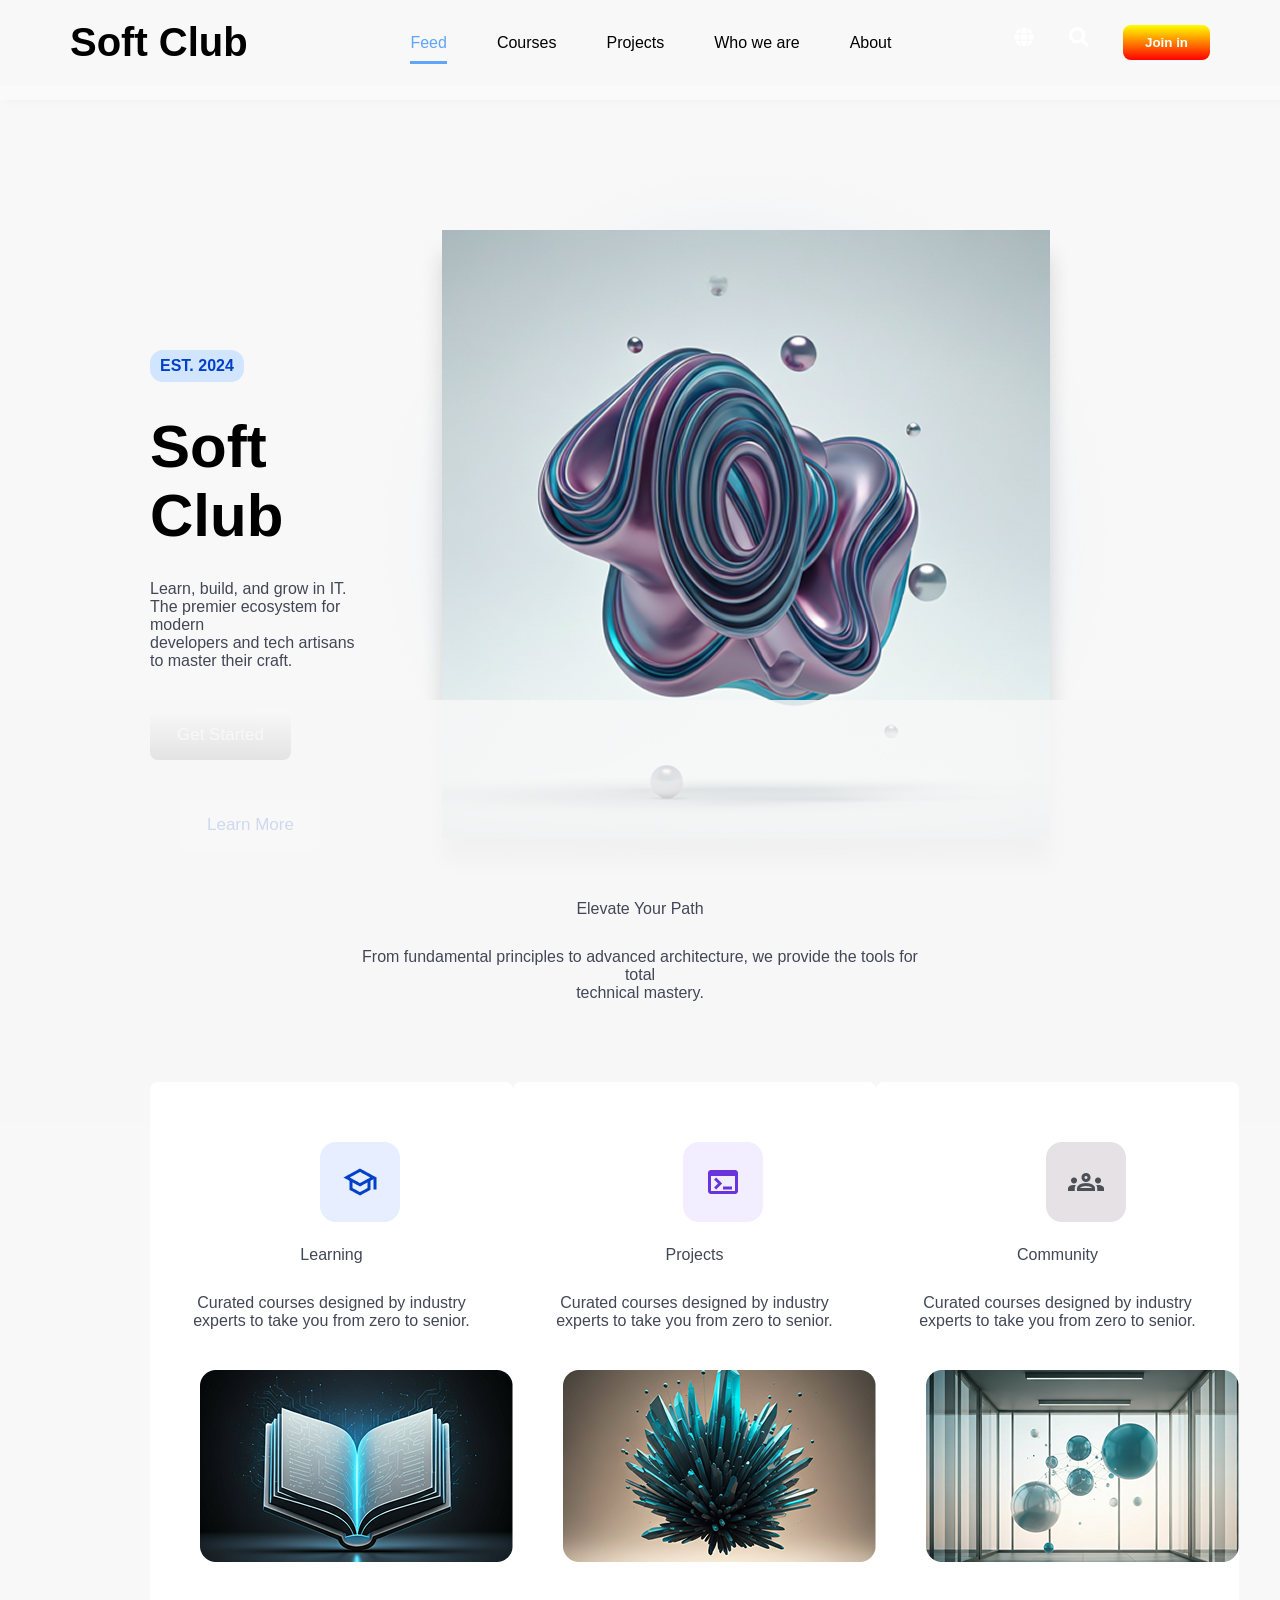
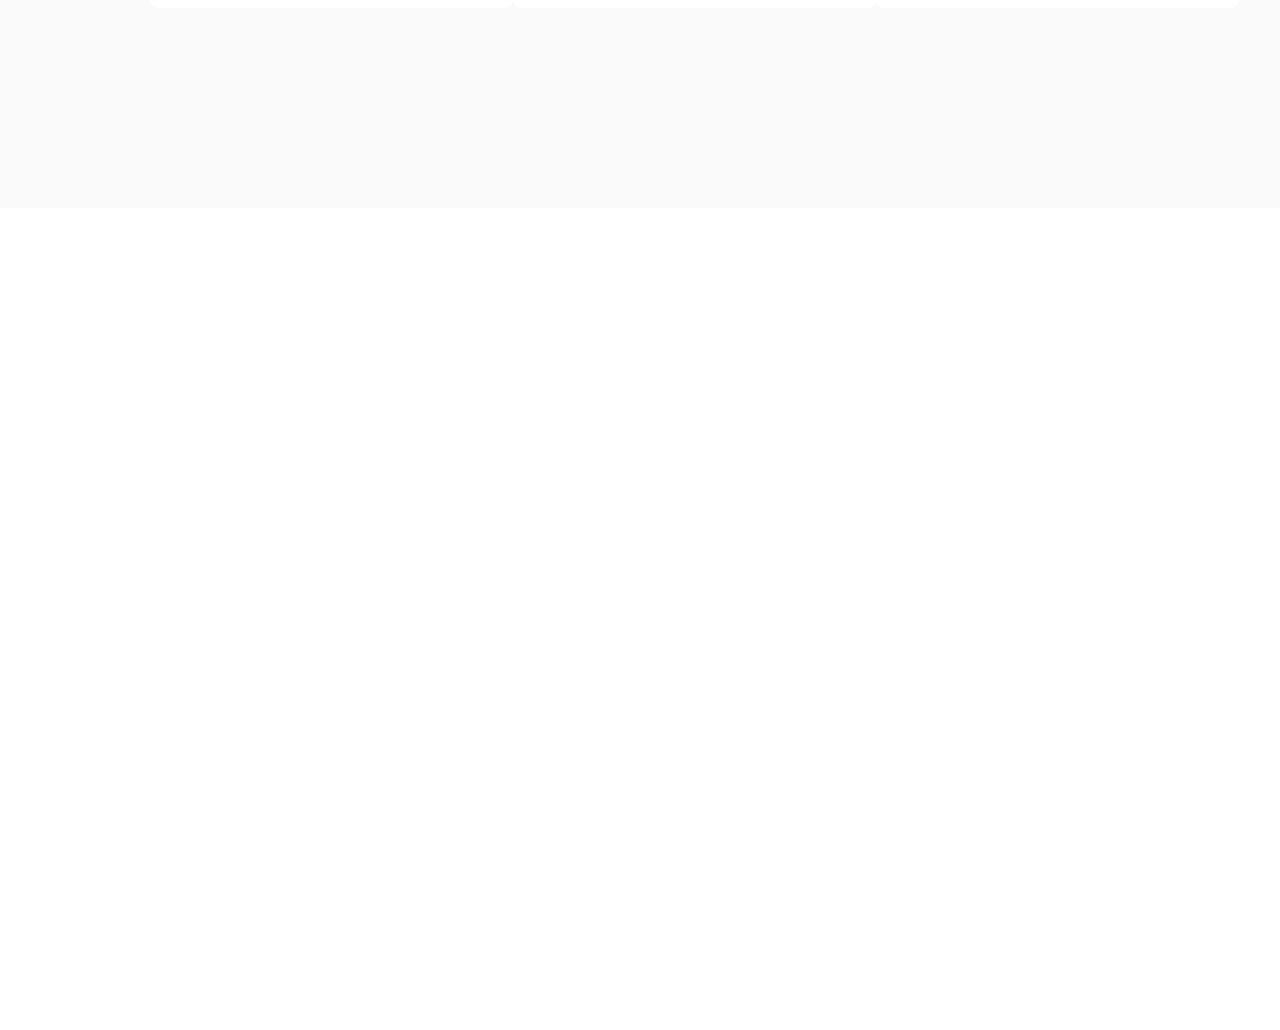
<file: index.html>
<!doctype html>
<html lang="en">
  <head>
    <meta charset="UTF-8" />
    <meta name="viewport" content="width=device-width, initial-scale=1.0" />
    <title>Document</title>
    <link rel="stylesheet" href="./style.css" />
    <link href="https://unpkg.com/aos@2.3.1/dist/aos.css" rel="stylesheet">
  </head>
  <body>
    <header>
      <section class="conteiner1">
        <div class="asist1">
          <div class="flex1">
            <p class="text1">Soft Club</p>

            <div>
              <ul>
                <li><a class="a1" href="">Feed</a></li>
                <li><a href="./page3.html">Courses</a></li>
                <li><a href="./page4.css">Projects</a></li>
                <li><a href="./page5.html">Who we are</a></li>
                <li><a href="./page2.html">About</a></li>
              </ul>
            </div>

            <div class="none">
              <svg
                class="icon1"
                xmlns="http://www.w3.org/2000/svg"
                viewBox="0 0 496 512"
              >
                <!--!Font Awesome Free v5.15.4 by @fontawesome - https://fontawesome.com License - https://fontawesome.com/license/free Copyright 2026 Fonticons, Inc.-->
                <path
                  fill="rgb(255, 255, 255)"
                  d="M336.5 160C322 70.7 287.8 8 248 8s-74 62.7-88.5 152h177zM152 256c0 22.2 1.2 43.5 3.3 64h185.3c2.1-20.5 3.3-41.8 3.3-64s-1.2-43.5-3.3-64H155.3c-2.1 20.5-3.3 41.8-3.3 64zm324.7-96c-28.6-67.9-86.5-120.4-158-141.6 24.4 33.8 41.2 84.7 50 141.6h108zM177.2 18.4C105.8 39.6 47.8 92.1 19.3 160h108c8.7-56.9 25.5-107.8 49.9-141.6zM487.4 192H372.7c2.1 21 3.3 42.5 3.3 64s-1.2 43-3.3 64h114.6c5.5-20.5 8.6-41.8 8.6-64s-3.1-43.5-8.5-64zM120 256c0-21.5 1.2-43 3.3-64H8.6C3.2 212.5 0 233.8 0 256s3.2 43.5 8.6 64h114.6c-2-21-3.2-42.5-3.2-64zm39.5 96c14.5 89.3 48.7 152 88.5 152s74-62.7 88.5-152h-177zm159.3 141.6c71.4-21.2 129.4-73.7 158-141.6h-108c-8.8 56.9-25.6 107.8-50 141.6zM19.3 352c28.6 67.9 86.5 120.4 158 141.6-24.4-33.8-41.2-84.7-50-141.6h-108z"
                />
              </svg>
              <svg
                class="icon2"
                xmlns="http://www.w3.org/2000/svg"
                viewBox="0 0 512 512"
              >
                <!--!Font Awesome Free v5.15.4 by @fontawesome - https://fontawesome.com License - https://fontawesome.com/license/free Copyright 2026 Fonticons, Inc.-->
                <path
                  fill="rgb(255, 255, 255)"
                  d="M505 442.7L405.3 343c-4.5-4.5-10.6-7-17-7H372c27.6-35.3 44-79.7 44-128C416 93.1 322.9 0 208 0S0 93.1 0 208s93.1 208 208 208c48.3 0 92.7-16.4 128-44v16.3c0 6.4 2.5 12.5 7 17l99.7 99.7c9.4 9.4 24.6 9.4 33.9 0l28.3-28.3c9.4-9.4 9.4-24.6.1-34zM208 336c-70.7 0-128-57.2-128-128 0-70.7 57.2-128 128-128 70.7 0 128 57.2 128 128 0 70.7-57.2 128-128 128z"
                />
              </svg>
              <button class="btn1">Join in</button>
            </div>
          </div>
        </div>
      </section>
    </header>

    <main>
      <section class="conteiner2" data-aos="fade-up">
        <div class="asist2">
          <div class="flex2">
            <div>
              <p class="text2">EST. 2024</p>
              <p class="text3">Soft Club</p>
              <p class="text4">
                Learn, build, and grow in IT. The premier ecosystem for modern
                <br />
                developers and tech artisans to master their craft.
              </p>
              <button class="btn2">Get Started</button>
              <button class="btn3">Learn More</button>
            </div>

            <div>
              <img class="img1" src="./Container.png" alt="" />
            </div>
          </div>
        </div>
      </section>

      <section class="conteiner3"  data-aos="fade-right">
        <div class="asist3">
          <p class="text5">Elevate Your Path</p>
          <p class="text6">
            From fundamental principles to advanced architecture, we provide the
            tools for <br />
            total <br />
            technical mastery.
          </p>
          <div class="flex3">
            <div class="knop1">
              <img class="img2" src="./Overlay (2).png" alt="" />
              <p class="text7">Learning</p>
              <p class="text8">
                Curated courses designed by industry <br />
                experts to take you from zero to senior.
              </p>

              <img
                class="img3"
                src="./none1.png"
                alt=""
              />
            </div>

            <div class="knop1">
              <img class="img2" src="./Overlay (3).png" alt="" />
              <p class="text7">Projects</p>
              <p class="text8">
                Curated courses designed by industry <br />
                experts to take you from zero to senior.
              </p>

              <img
                class="img3"
                src="./none2.png"
                alt=""
              />
            </div>

            <div class="knop1">
              <img class="img2" src="./Background (6).png" alt="" />
              <p class="text7">Community</p>
              <p class="text8">
                Curated courses designed by industry <br />
                experts to take you from zero to senior.
              </p>

              <img
                class="img3"
                src="./none3.png"
                alt=""
              />
            </div>
          </div>
        </div>
      </section>


      <section  class="conteiner4"  data-aos="fade-right">
        <div class="asist4">
          <div class="flex4">
            <img class="img4" src="./Overlay+Shadow.png" alt="">
            <div>
              <p>The Space Where Vision Becomes Reality</p>
              <p class="text9">Soft Club isn't just a platform; it's a digital atelier. We've built an environment <br> where the friction of learning is removed, leaving only the pure joy of creation <br> and the serenity of a well-executed project.</p>
              <p class="text10"><img src="./Container (1).png" alt="">24/7 Global Mentorship Access</p>
               <p class="text11"><img src="./Container (1).png" alt="">High-Performance Collaborative Tools</p>
                <p class="text11"><img src="./Container (1).png" alt="">Exclusive Partner Job Boards</p>
            </div>
          </div>
        </div>
      </section>
    </main>

    <footer>
      <section class="conteiner5"  data-aos="fade-right">
        <div class="asist5">
          <div class="flex5">
            <div>
              <p class="text12">Soft Club</p>
              <p class="text13">© 2024 Soft Club. Designed for the craft.</p>
            </div>

            <div>
              <ul>

                    <li><a class="a2" href="">Privacy Police</a></li>
                    <li><a class="a2" href="">Terms of Service</a></li>
                    <li><a class="a2" href="">Community Gulidness</a></li>
                    <li><a class="a2" href="">Support</a></li>
                  <li><a class="a2" href="">GitHuB</a></li>
              </ul>
            </div>
          </div>
        </div>
      </section>
    </footer>
<script src="https://unpkg.com/aos@2.3.1/dist/aos.js"></script>
<script>
  AOS.init();
</script>
    
  </body>
</html>
</file>
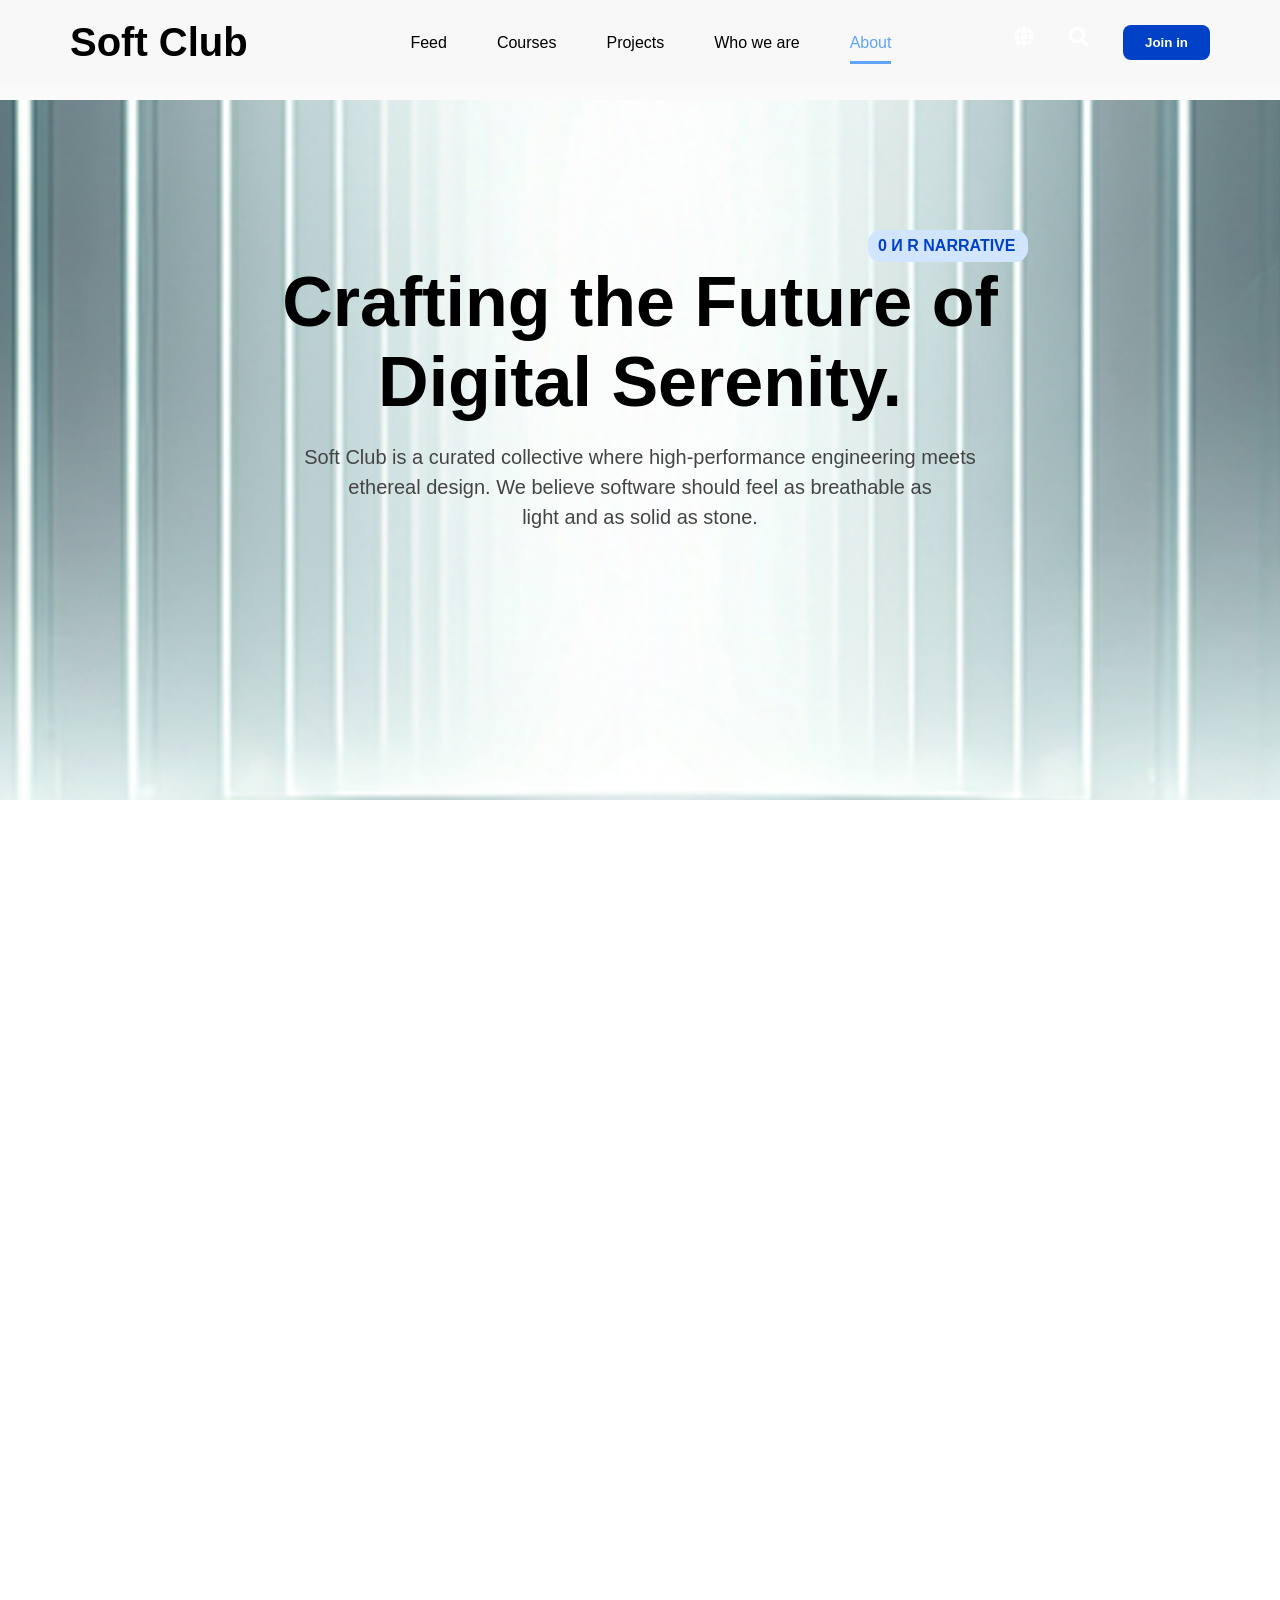
<file: page2.html>
<!DOCTYPE html>
<html lang="en">
<head>
    <meta charset="UTF-8">
    <meta name="viewport" content="width=device-width, initial-scale=1.0">
    <title>Document</title>
    <link rel="stylesheet" href="./page2.css">
     <link href="https://unpkg.com/aos@2.3.1/dist/aos.css" rel="stylesheet">
</head>
<body>
     <header>
      <section class="conteiner1" data-aos="fade-right">
        <div class="asist1">
          <div class="flex1">
            <p class="text1">Soft Club</p>

            <div>
              <ul>
                <li><a href="./index.html">Feed</a></li>
                <li><a href="./page3.html">Courses</a></li>
                <li><a href="./page4.html">Projects</a></li>
                <li><a href="./page5.html">Who we are</a></li>
                <li><a class="a1" href="">About</a></li>
              </ul>
            </div>

            <div class="none">
              <svg
                class="icon1"
                xmlns="http://www.w3.org/2000/svg"
                viewBox="0 0 496 512"
              >
                <!--!Font Awesome Free v5.15.4 by @fontawesome - https://fontawesome.com License - https://fontawesome.com/license/free Copyright 2026 Fonticons, Inc.-->
                <path
                  fill="rgb(255, 255, 255)"
                  d="M336.5 160C322 70.7 287.8 8 248 8s-74 62.7-88.5 152h177zM152 256c0 22.2 1.2 43.5 3.3 64h185.3c2.1-20.5 3.3-41.8 3.3-64s-1.2-43.5-3.3-64H155.3c-2.1 20.5-3.3 41.8-3.3 64zm324.7-96c-28.6-67.9-86.5-120.4-158-141.6 24.4 33.8 41.2 84.7 50 141.6h108zM177.2 18.4C105.8 39.6 47.8 92.1 19.3 160h108c8.7-56.9 25.5-107.8 49.9-141.6zM487.4 192H372.7c2.1 21 3.3 42.5 3.3 64s-1.2 43-3.3 64h114.6c5.5-20.5 8.6-41.8 8.6-64s-3.1-43.5-8.5-64zM120 256c0-21.5 1.2-43 3.3-64H8.6C3.2 212.5 0 233.8 0 256s3.2 43.5 8.6 64h114.6c-2-21-3.2-42.5-3.2-64zm39.5 96c14.5 89.3 48.7 152 88.5 152s74-62.7 88.5-152h-177zm159.3 141.6c71.4-21.2 129.4-73.7 158-141.6h-108c-8.8 56.9-25.6 107.8-50 141.6zM19.3 352c28.6 67.9 86.5 120.4 158 141.6-24.4-33.8-41.2-84.7-50-141.6h-108z"
                />
              </svg>
              <svg
                class="icon2"
                xmlns="http://www.w3.org/2000/svg"
                viewBox="0 0 512 512"
              >
                <!--!Font Awesome Free v5.15.4 by @fontawesome - https://fontawesome.com License - https://fontawesome.com/license/free Copyright 2026 Fonticons, Inc.-->
                <path
                  fill="rgb(255, 255, 255)"
                  d="M505 442.7L405.3 343c-4.5-4.5-10.6-7-17-7H372c27.6-35.3 44-79.7 44-128C416 93.1 322.9 0 208 0S0 93.1 0 208s93.1 208 208 208c48.3 0 92.7-16.4 128-44v16.3c0 6.4 2.5 12.5 7 17l99.7 99.7c9.4 9.4 24.6 9.4 33.9 0l28.3-28.3c9.4-9.4 9.4-24.6.1-34zM208 336c-70.7 0-128-57.2-128-128 0-70.7 57.2-128 128-128 70.7 0 128 57.2 128 128 0 70.7-57.2 128-128 128z"
                />
              </svg>
              <button class="btn1">Join in</button>
            </div>
          </div>
        </div>
      </section>
    </header>

        <main>
            <section class="conteiner2" data-aos="fade-down">
                <div class="asist2">
                            <p class="text2">0 И R NARRATIVE</p>
                            <p class="text3">Crafting the Future of <br> Digital Serenity.</p>
                    <p class="text4">Soft Club is a curated collective where high-performance engineering meets <br> ethereal design. We believe software should feel as  breathable as <br> light and as solid as stone.</p>
                        </div>
            </section>

            <section class="conteiner3" data-aos="fade-right">
              <div class="asist3">
                <div class="flex2">
                    <div class="knop1">
                          <img class="img1" src="./Background (7).png" alt="">
                          <p class="text5">Our Mission</p>
                          <p class="text6">To empower a new generation of creators with tools and a <br> community that prioritizes mental clarity and aesthetic precision. <br> We strip away the noise of the digital age to find the signal of pure <br> craft.</p>
                    </div>

                    <div class="knop2">
                        <img class="img1" src="./Background (8).png" alt="">
                         <p class="text5">The Vision</p>
                         <p class="text6">A world where technology serves as a calm <br> extension of human intent, rather than a <br> distraction from it. We envision software that is <br> felt, not just used.</p>
                      <p class="text90"><span class="text7">10k+</span>Active members worldwide</p>
                        </div>
                </div>

                <div class="knop3">
                  <div class="flex3">
                    <div>
                      <p class="text8">Human-Centric Precision</p>
                      <p class="text9">Every line of code we write and every pixel we place is guided by the principle of <br> serenity. We refuse the cluttered, the frantic, and the generic.</p>
                    </div>

                    <div>
                    <img src="./Background (9).png" alt="">
                      </div>
                      
                  </div>
                </div>
              </div>
            </section>

            <section class="conteiner4" data-aos="fade-right">
              <div class="asist4">
                <div class="flex4">
                  <img class="img3" src="./image copy.png" alt="">

                  <div>
                    <p class="text10">Our Values</p>
                    <p class="text11">Lorem ipsum dolor sit amet consectetur adipisicing elit. <br> Illum quidem magni deserunt ea voluptatem, dignissimos nihil <br> voluptates, et ad consequatur delectus soluta eius saepe excepturi sapiente tempore ut rem? Cum, alias ipsam? Nobis, <br> est ipsam dicta quaerat dolor officiis tenetur!</p>
                  </div>
                  </div>
              </div>
            </section>

            <section class="conteiner5" data-aos="fade-right">
              <div class="asist5">
                <p class="text12">The Architexts</p>
                <div class="flex5">
                  <div>
                    <img src="./Background (10).png" alt="">
                    <p class="text13">Jullian Wance</p>
                    <p class="text14">FOUNDER & DESIGN LEAD</p>
                  </div>

                    <div class="margin">
                    <img src="./Background (11).png" alt="">
                    <p class="text13">Julya Matrinova</p>
                    <p class="text14">FOUNDER & DESIGN LEAD</p>
                  </div>

                    <div class="margin">
                    <img src="./Background (12).png" alt="">
                    <p class="text13">Marcos  Rash</p>
                    <p class="text14">FOUNDER & DESIGN LEAD</p>
                  </div>

                    <div class="margin">
                    <img src="./Background (13).png" alt="">
                    <p class="text13">Jullian Juky</p>
                    <p class="text14">FOUNDER & DESIGN LEAD</p>
                  </div>
                </div>
              </div>
            </section>
        </main>


        <footer>
      <section class="conteiner6" data-aos="fade-right">
        <div class="asist6">
          <div class="flex6">
            <div>
              <p class="text15">Soft Club</p>
              <p class="text16">© 2024 Soft Club. Designed for the craft.</p>
            </div>

            <div>
              <ul>

                    <li><a class="a2" href="">Privacy Police</a></li>
                    <li><a class="a2" href="">Terms of Service</a></li>
                    <li><a class="a2" href="">Community Gulidness</a></li>
                    <li><a class="a2" href="">Support</a></li>
                  <li><a class="a2" href="">GitHub</a></li>
              </ul>
            </div>
          </div>
        </div>
      </section>
    </footer>


    <script src="https://unpkg.com/aos@2.3.1/dist/aos.js"></script>
<script>
  AOS.init();
</script>
</body>
</html>
</file>
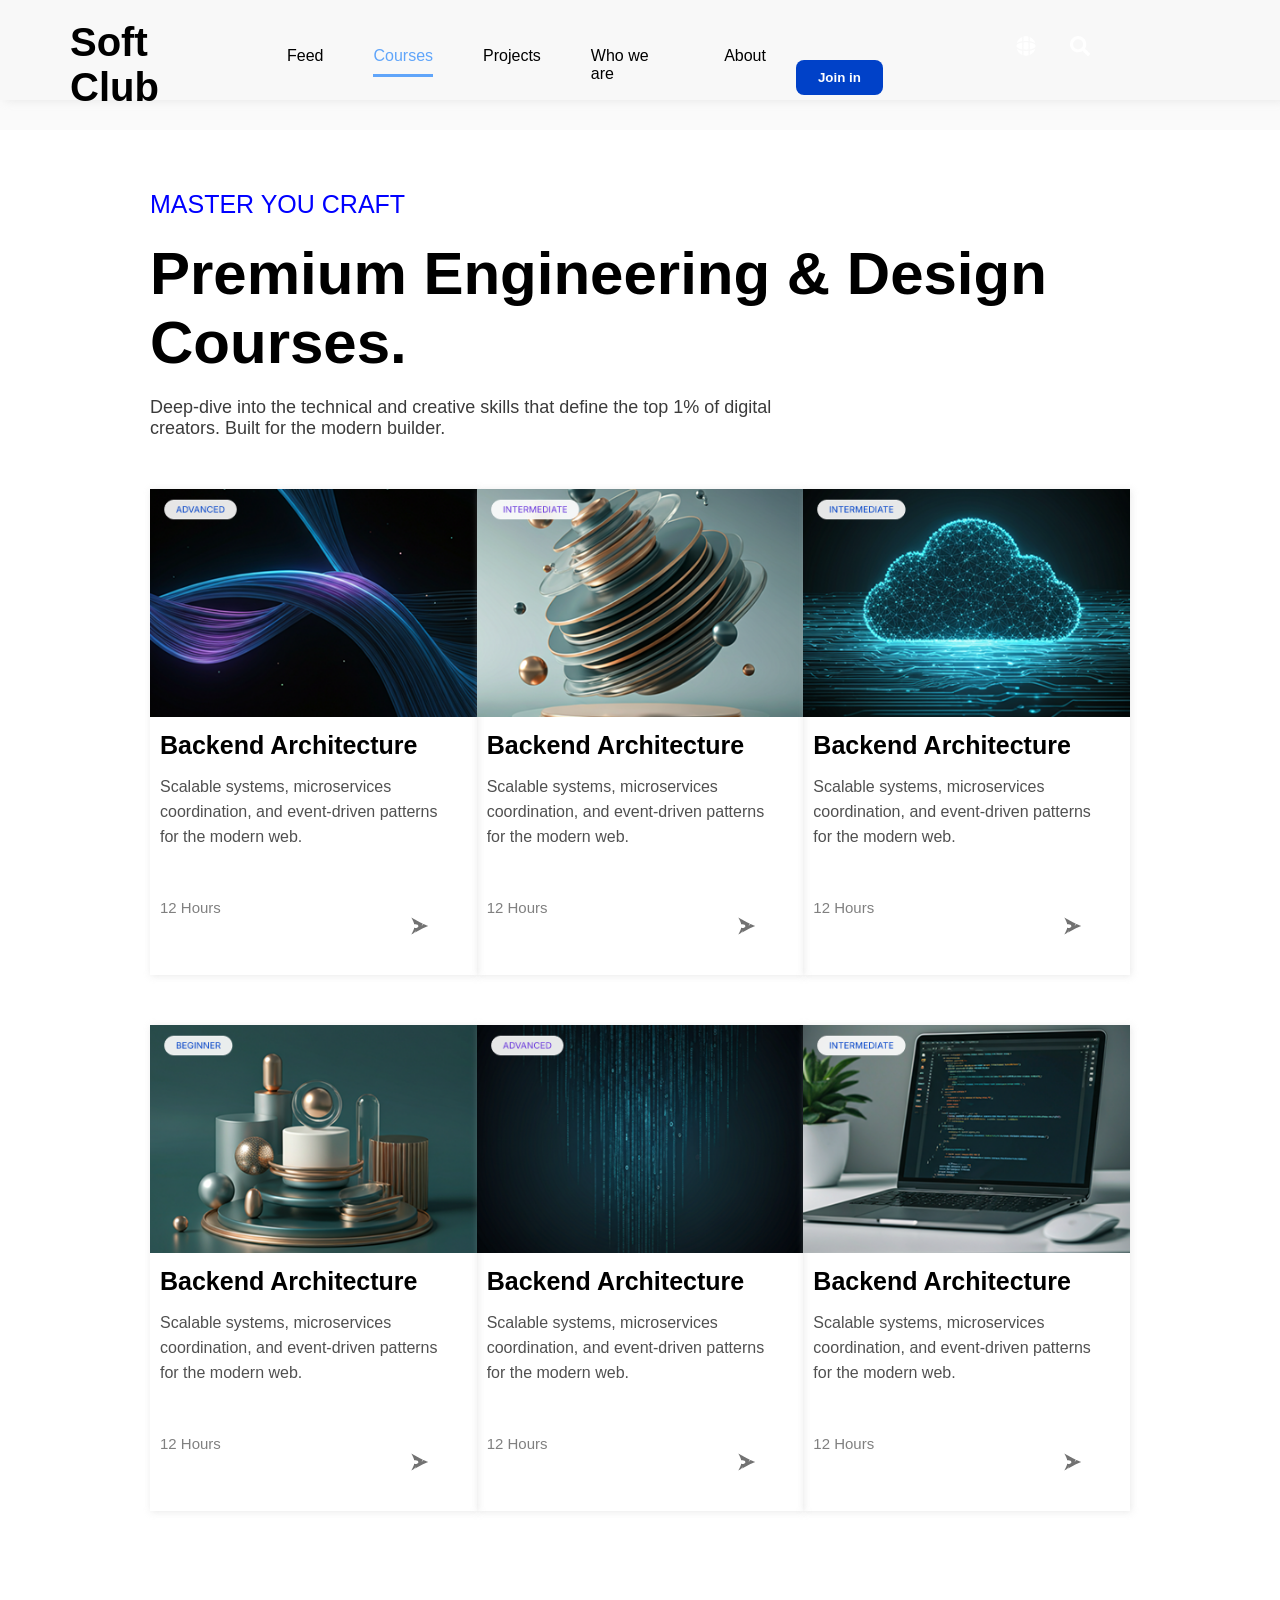
<file: page3.html>
<!doctype html>
<html lang="en">
  <head>
    <meta charset="UTF-8" />
    <meta name="viewport" content="width=device-width, initial-scale=1.0" />
    <title>Document</title>
    <link rel="stylesheet" href="./page3.css" />
     <link href="https://unpkg.com/aos@2.3.1/dist/aos.css" rel="stylesheet">
  </head>
  <body>
    <header>
      <section class="conteiner1"  data-aos="fade-down">
        <div class="asist1">
          <div class="flex1">
            <p class="text1">Soft Club</p>

            <div>
              <ul>
                <li><a href="./index.html">Feed</a></li>
                <li><a class="a1" href="">Courses</a></li>
                <li><a href="./page4.html">Projects</a></li>
                <li><a href="./page5.html">Who we are</a></li>
                <li><a href="./page2.html">About</a></li>
              </ul>
            </div>

            <div class="none">
              <svg
                class="icon1"
                xmlns="http://www.w3.org/2000/svg"
                viewBox="0 0 496 512"
              >
                <!--!Font Awesome Free v5.15.4 by @fontawesome - https://fontawesome.com License - https://fontawesome.com/license/free Copyright 2026 Fonticons, Inc.-->
                <path
                  fill="rgb(255, 255, 255)"
                  d="M336.5 160C322 70.7 287.8 8 248 8s-74 62.7-88.5 152h177zM152 256c0 22.2 1.2 43.5 3.3 64h185.3c2.1-20.5 3.3-41.8 3.3-64s-1.2-43.5-3.3-64H155.3c-2.1 20.5-3.3 41.8-3.3 64zm324.7-96c-28.6-67.9-86.5-120.4-158-141.6 24.4 33.8 41.2 84.7 50 141.6h108zM177.2 18.4C105.8 39.6 47.8 92.1 19.3 160h108c8.7-56.9 25.5-107.8 49.9-141.6zM487.4 192H372.7c2.1 21 3.3 42.5 3.3 64s-1.2 43-3.3 64h114.6c5.5-20.5 8.6-41.8 8.6-64s-3.1-43.5-8.5-64zM120 256c0-21.5 1.2-43 3.3-64H8.6C3.2 212.5 0 233.8 0 256s3.2 43.5 8.6 64h114.6c-2-21-3.2-42.5-3.2-64zm39.5 96c14.5 89.3 48.7 152 88.5 152s74-62.7 88.5-152h-177zm159.3 141.6c71.4-21.2 129.4-73.7 158-141.6h-108c-8.8 56.9-25.6 107.8-50 141.6zM19.3 352c28.6 67.9 86.5 120.4 158 141.6-24.4-33.8-41.2-84.7-50-141.6h-108z"
                />
              </svg>
              <svg
                class="icon2"
                xmlns="http://www.w3.org/2000/svg"
                viewBox="0 0 512 512"
              >
                <!--!Font Awesome Free v5.15.4 by @fontawesome - https://fontawesome.com License - https://fontawesome.com/license/free Copyright 2026 Fonticons, Inc.-->
                <path
                  fill="rgb(255, 255, 255)"
                  d="M505 442.7L405.3 343c-4.5-4.5-10.6-7-17-7H372c27.6-35.3 44-79.7 44-128C416 93.1 322.9 0 208 0S0 93.1 0 208s93.1 208 208 208c48.3 0 92.7-16.4 128-44v16.3c0 6.4 2.5 12.5 7 17l99.7 99.7c9.4 9.4 24.6 9.4 33.9 0l28.3-28.3c9.4-9.4 9.4-24.6.1-34zM208 336c-70.7 0-128-57.2-128-128 0-70.7 57.2-128 128-128 70.7 0 128 57.2 128 128 0 70.7-57.2 128-128 128z"
                />
              </svg>
              <button class="btn1">Join in</button>
            </div>
          </div>
        </div>
      </section>
    </header>

    <main>
      <section class="conteiner2" data-aos="fade-down">
        <div class="asist2">
          <p class="text1222">MASTER YOU CRAFT</p>
          <p class="text2">
            Premium Engineering & Design <br />
            Courses.
          </p>
          <p class="text3">
            Deep-dive into the technical and creative skills that define the top
            1% of digital <br />
            creators. Built for the modern builder.
          </p>

          <div class="flex2">
            <div class="knop1">
              <img class="img1" src="./Container (2).png" alt="" />
              <p class="text4">Backend Architecture</p>
              <p class="text5">
                Scalable systems, microservices <br />
                coordination, and event-driven patterns <br />
                for the modern web.
              </p>
              <p class="text6">
                12 Hours
                <svg
                  class="icon1"
                  xmlns="http://www.w3.org/2000/svg"
                  viewBox="0 0 640 640"
                >
                  <!--!Font Awesome Free v7.2.0 by @fontawesome - https://fontawesome.com License - https://fontawesome.com/license/free Copyright 2026 Fonticons, Inc.-->
                  <path
                    fill="rgb(114, 114, 114)"
                    d="M320.7 56.2C296.6 115.2 282.1 153.9 255.3 211.2C271.7 228.6 291.9 248.8 324.7 271.7C289.5 257.2 265.5 242.8 247.5 227.7C213.2 299.3 159.4 401.2 50.3 597.1C136 547.6 202.5 517.1 264.4 505.5C261.7 494.1 260.3 481.7 260.4 468.8L260.5 466.1C261.9 411.2 290.4 368.9 324.3 371.7C358.2 374.5 384.5 421.5 383.1 476.4C382.8 486.7 381.7 496.6 379.7 505.8C440.9 517.8 506.7 548.2 591.3 597C574.6 566.3 559.7 538.7 545.5 512.3C523.1 494.9 499.8 472.4 452.2 447.9C484.9 456.4 508.5 466.2 526.7 477.2C382.2 208.1 370.5 172.4 320.9 56.1z"
                  />
                </svg>
              </p>
            </div>

            <div class="knop1">
              <img class="img1" src="./Container (3).png" alt="" />
              <p class="text4">Backend Architecture</p>
              <p class="text5">
                Scalable systems, microservices <br />
                coordination, and event-driven patterns <br />
                for the modern web.
              </p>
              <p class="text6">
                12 Hours
                <svg
                  class="icon1"
                  xmlns="http://www.w3.org/2000/svg"
                  viewBox="0 0 640 640"
                >
                  <!--!Font Awesome Free v7.2.0 by @fontawesome - https://fontawesome.com License - https://fontawesome.com/license/free Copyright 2026 Fonticons, Inc.-->
                  <path
                    fill="rgb(114, 114, 114)"
                    d="M320.7 56.2C296.6 115.2 282.1 153.9 255.3 211.2C271.7 228.6 291.9 248.8 324.7 271.7C289.5 257.2 265.5 242.8 247.5 227.7C213.2 299.3 159.4 401.2 50.3 597.1C136 547.6 202.5 517.1 264.4 505.5C261.7 494.1 260.3 481.7 260.4 468.8L260.5 466.1C261.9 411.2 290.4 368.9 324.3 371.7C358.2 374.5 384.5 421.5 383.1 476.4C382.8 486.7 381.7 496.6 379.7 505.8C440.9 517.8 506.7 548.2 591.3 597C574.6 566.3 559.7 538.7 545.5 512.3C523.1 494.9 499.8 472.4 452.2 447.9C484.9 456.4 508.5 466.2 526.7 477.2C382.2 208.1 370.5 172.4 320.9 56.1z"
                  />
                </svg>
              </p>
            </div>

            <div class="knop1">
              <img class="img1" src="./Container (4).png" alt="" />
              <p class="text4">Backend Architecture</p>
              <p class="text5">
                Scalable systems, microservices <br />
                coordination, and event-driven patterns <br />
                for the modern web.
              </p>
              <p class="text6">
                12 Hours
                <svg
                  class="icon1"
                  xmlns="http://www.w3.org/2000/svg"
                  viewBox="0 0 640 640"
                >
                  <!--!Font Awesome Free v7.2.0 by @fontawesome - https://fontawesome.com License - https://fontawesome.com/license/free Copyright 2026 Fonticons, Inc.-->
                  <path
                    fill="rgb(114, 114, 114)"
                    d="M320.7 56.2C296.6 115.2 282.1 153.9 255.3 211.2C271.7 228.6 291.9 248.8 324.7 271.7C289.5 257.2 265.5 242.8 247.5 227.7C213.2 299.3 159.4 401.2 50.3 597.1C136 547.6 202.5 517.1 264.4 505.5C261.7 494.1 260.3 481.7 260.4 468.8L260.5 466.1C261.9 411.2 290.4 368.9 324.3 371.7C358.2 374.5 384.5 421.5 383.1 476.4C382.8 486.7 381.7 496.6 379.7 505.8C440.9 517.8 506.7 548.2 591.3 597C574.6 566.3 559.7 538.7 545.5 512.3C523.1 494.9 499.8 472.4 452.2 447.9C484.9 456.4 508.5 466.2 526.7 477.2C382.2 208.1 370.5 172.4 320.9 56.1z"
                  />
                </svg>
              </p>
            </div>
          </div>

          <div class="flex3">
            <div class="knop1">
              <img class="img1" src="./Container (5).png" alt="" />
              <p class="text4">Backend Architecture</p>
              <p class="text5">
                Scalable systems, microservices <br />
                coordination, and event-driven patterns <br />
                for the modern web.
              </p>
              <p class="text6">
                12 Hours
                <svg
                  class="icon1"
                  xmlns="http://www.w3.org/2000/svg"
                  viewBox="0 0 640 640"
                >
                  <!--!Font Awesome Free v7.2.0 by @fontawesome - https://fontawesome.com License - https://fontawesome.com/license/free Copyright 2026 Fonticons, Inc.-->
                  <path
                    fill="rgb(114, 114, 114)"
                    d="M320.7 56.2C296.6 115.2 282.1 153.9 255.3 211.2C271.7 228.6 291.9 248.8 324.7 271.7C289.5 257.2 265.5 242.8 247.5 227.7C213.2 299.3 159.4 401.2 50.3 597.1C136 547.6 202.5 517.1 264.4 505.5C261.7 494.1 260.3 481.7 260.4 468.8L260.5 466.1C261.9 411.2 290.4 368.9 324.3 371.7C358.2 374.5 384.5 421.5 383.1 476.4C382.8 486.7 381.7 496.6 379.7 505.8C440.9 517.8 506.7 548.2 591.3 597C574.6 566.3 559.7 538.7 545.5 512.3C523.1 494.9 499.8 472.4 452.2 447.9C484.9 456.4 508.5 466.2 526.7 477.2C382.2 208.1 370.5 172.4 320.9 56.1z"
                  />
                </svg>
              </p>
            </div>

            <div class="knop1">
              <img class="img1" src="./Container (6).png" alt="" />
              <p class="text4">Backend Architecture</p>
              <p class="text5">
                Scalable systems, microservices <br />
                coordination, and event-driven patterns <br />
                for the modern web.
              </p>
              <p class="text6">
                12 Hours
                <svg
                  class="icon1"
                  xmlns="http://www.w3.org/2000/svg"
                  viewBox="0 0 640 640"
                >
                  <!--!Font Awesome Free v7.2.0 by @fontawesome - https://fontawesome.com License - https://fontawesome.com/license/free Copyright 2026 Fonticons, Inc.-->
                  <path
                    fill="rgb(114, 114, 114)"
                    d="M320.7 56.2C296.6 115.2 282.1 153.9 255.3 211.2C271.7 228.6 291.9 248.8 324.7 271.7C289.5 257.2 265.5 242.8 247.5 227.7C213.2 299.3 159.4 401.2 50.3 597.1C136 547.6 202.5 517.1 264.4 505.5C261.7 494.1 260.3 481.7 260.4 468.8L260.5 466.1C261.9 411.2 290.4 368.9 324.3 371.7C358.2 374.5 384.5 421.5 383.1 476.4C382.8 486.7 381.7 496.6 379.7 505.8C440.9 517.8 506.7 548.2 591.3 597C574.6 566.3 559.7 538.7 545.5 512.3C523.1 494.9 499.8 472.4 452.2 447.9C484.9 456.4 508.5 466.2 526.7 477.2C382.2 208.1 370.5 172.4 320.9 56.1z"
                  />
                </svg>
              </p>
            </div>

            <div class="knop1">
              <img class="img1" src="./Container (7).png" alt="" />
              <p class="text4">Backend Architecture</p>
              <p class="text5">
                Scalable systems, microservices <br />
                coordination, and event-driven patterns <br />
                for the modern web.
              </p>
              <p class="text6">
                12 Hours
                <svg
                  class="icon1"
                  xmlns="http://www.w3.org/2000/svg"
                  viewBox="0 0 640 640"
                >
                  <!--!Font Awesome Free v7.2.0 by @fontawesome - https://fontawesome.com License - https://fontawesome.com/license/free Copyright 2026 Fonticons, Inc.-->
                  <path
                    fill="rgb(114, 114, 114)"
                    d="M320.7 56.2C296.6 115.2 282.1 153.9 255.3 211.2C271.7 228.6 291.9 248.8 324.7 271.7C289.5 257.2 265.5 242.8 247.5 227.7C213.2 299.3 159.4 401.2 50.3 597.1C136 547.6 202.5 517.1 264.4 505.5C261.7 494.1 260.3 481.7 260.4 468.8L260.5 466.1C261.9 411.2 290.4 368.9 324.3 371.7C358.2 374.5 384.5 421.5 383.1 476.4C382.8 486.7 381.7 496.6 379.7 505.8C440.9 517.8 506.7 548.2 591.3 597C574.6 566.3 559.7 538.7 545.5 512.3C523.1 494.9 499.8 472.4 452.2 447.9C484.9 456.4 508.5 466.2 526.7 477.2C382.2 208.1 370.5 172.4 320.9 56.1z"
                  />
                </svg>
              </p>
            </div>
          </div>
        </div>
      </section>
    </main>

     <footer>
      <section class="conteiner5" data-aos="fade-down">
        <div class="asist5">
          <div class="flex5">
            <div>
              <p class="text12">Soft Club</p>
              <p class="text13">© 2024 Soft Club. Designed for the craft.</p>
            </div>

            <div>
              <ul>

                    <li><a class="a2" href="">Privacy Police</a></li>
                    <li><a class="a2" href="">Terms of Service</a></li>
                    <li><a class="a2" href="">Community Gulidness</a></li>
                    <li><a class="a2" href="">Support</a></li>
                  <li><a class="a2" href="">GitHub</a></li>
              </ul>
            </div>
          </div>
        </div>
      </section>
    </footer>
  
    <script src="https://unpkg.com/aos@2.3.1/dist/aos.js"></script>
<script>
  AOS.init();
</script>
  </body>
</html>
</file>
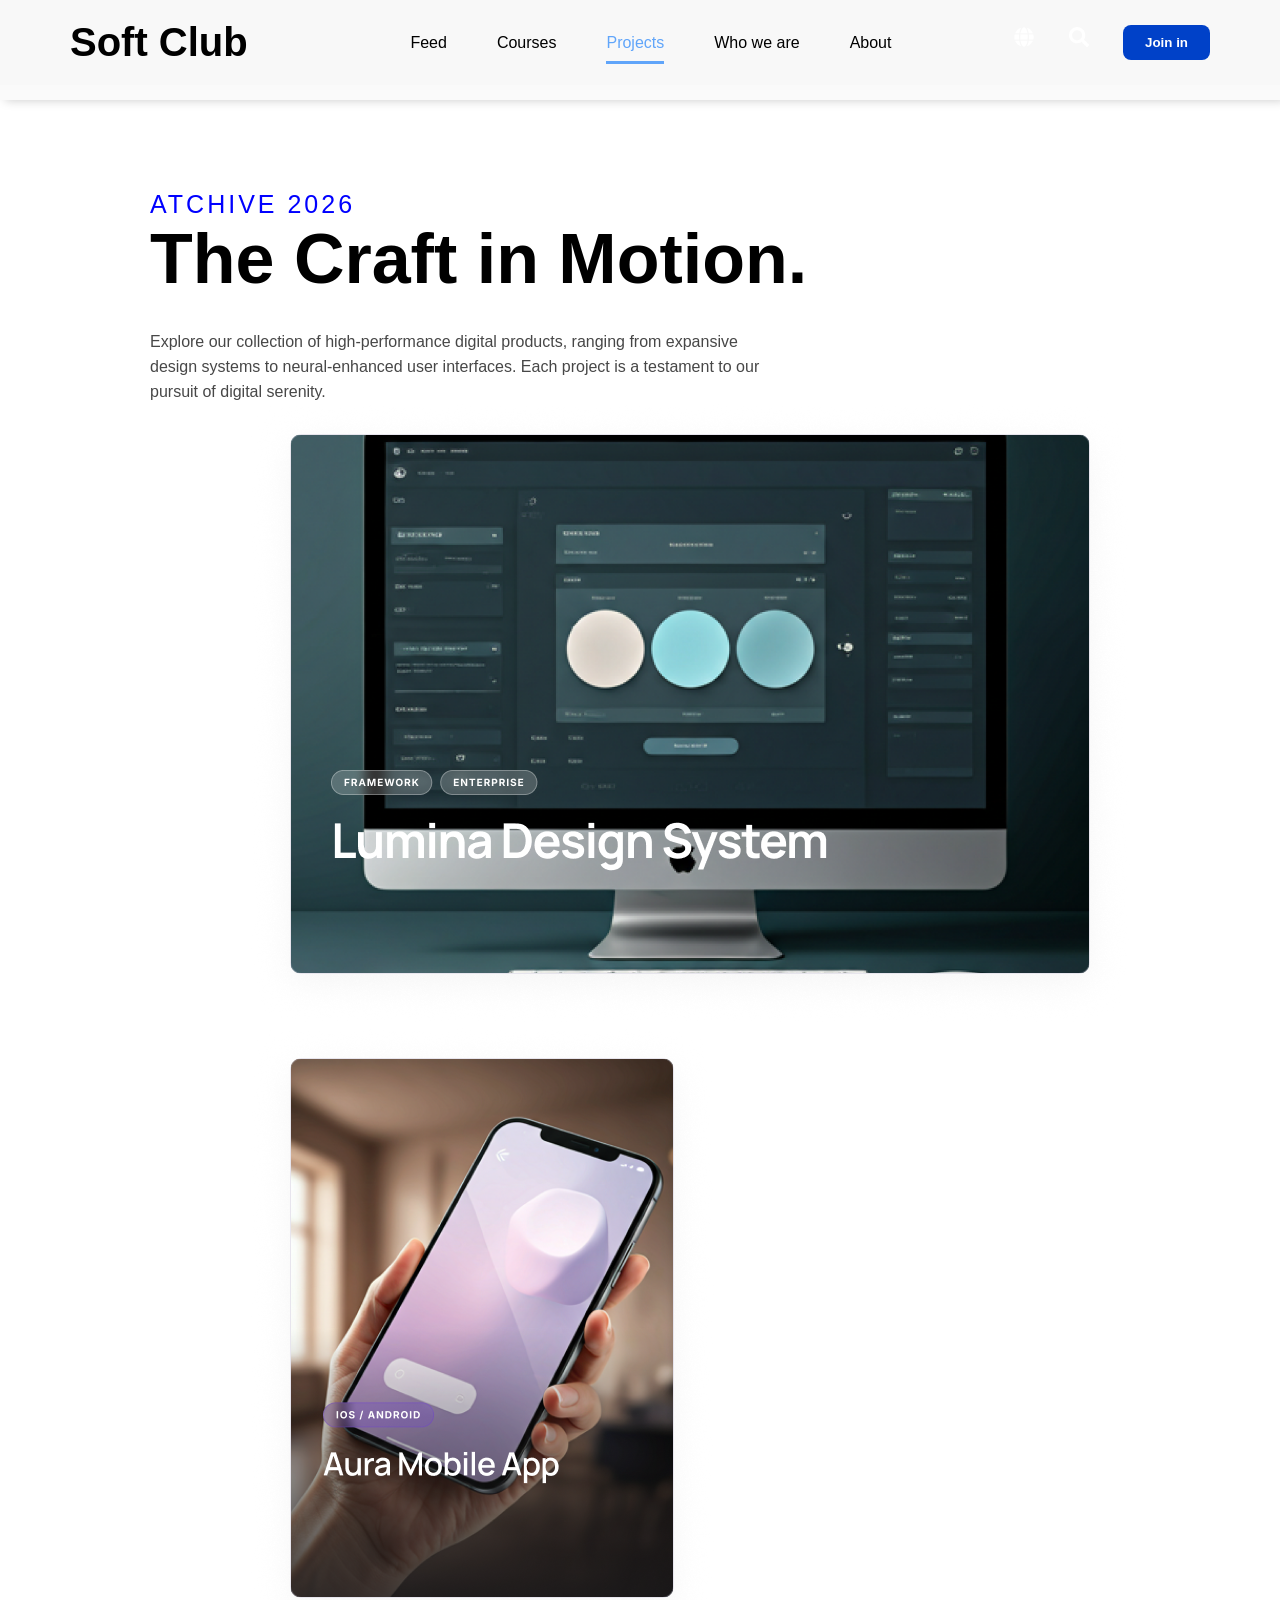
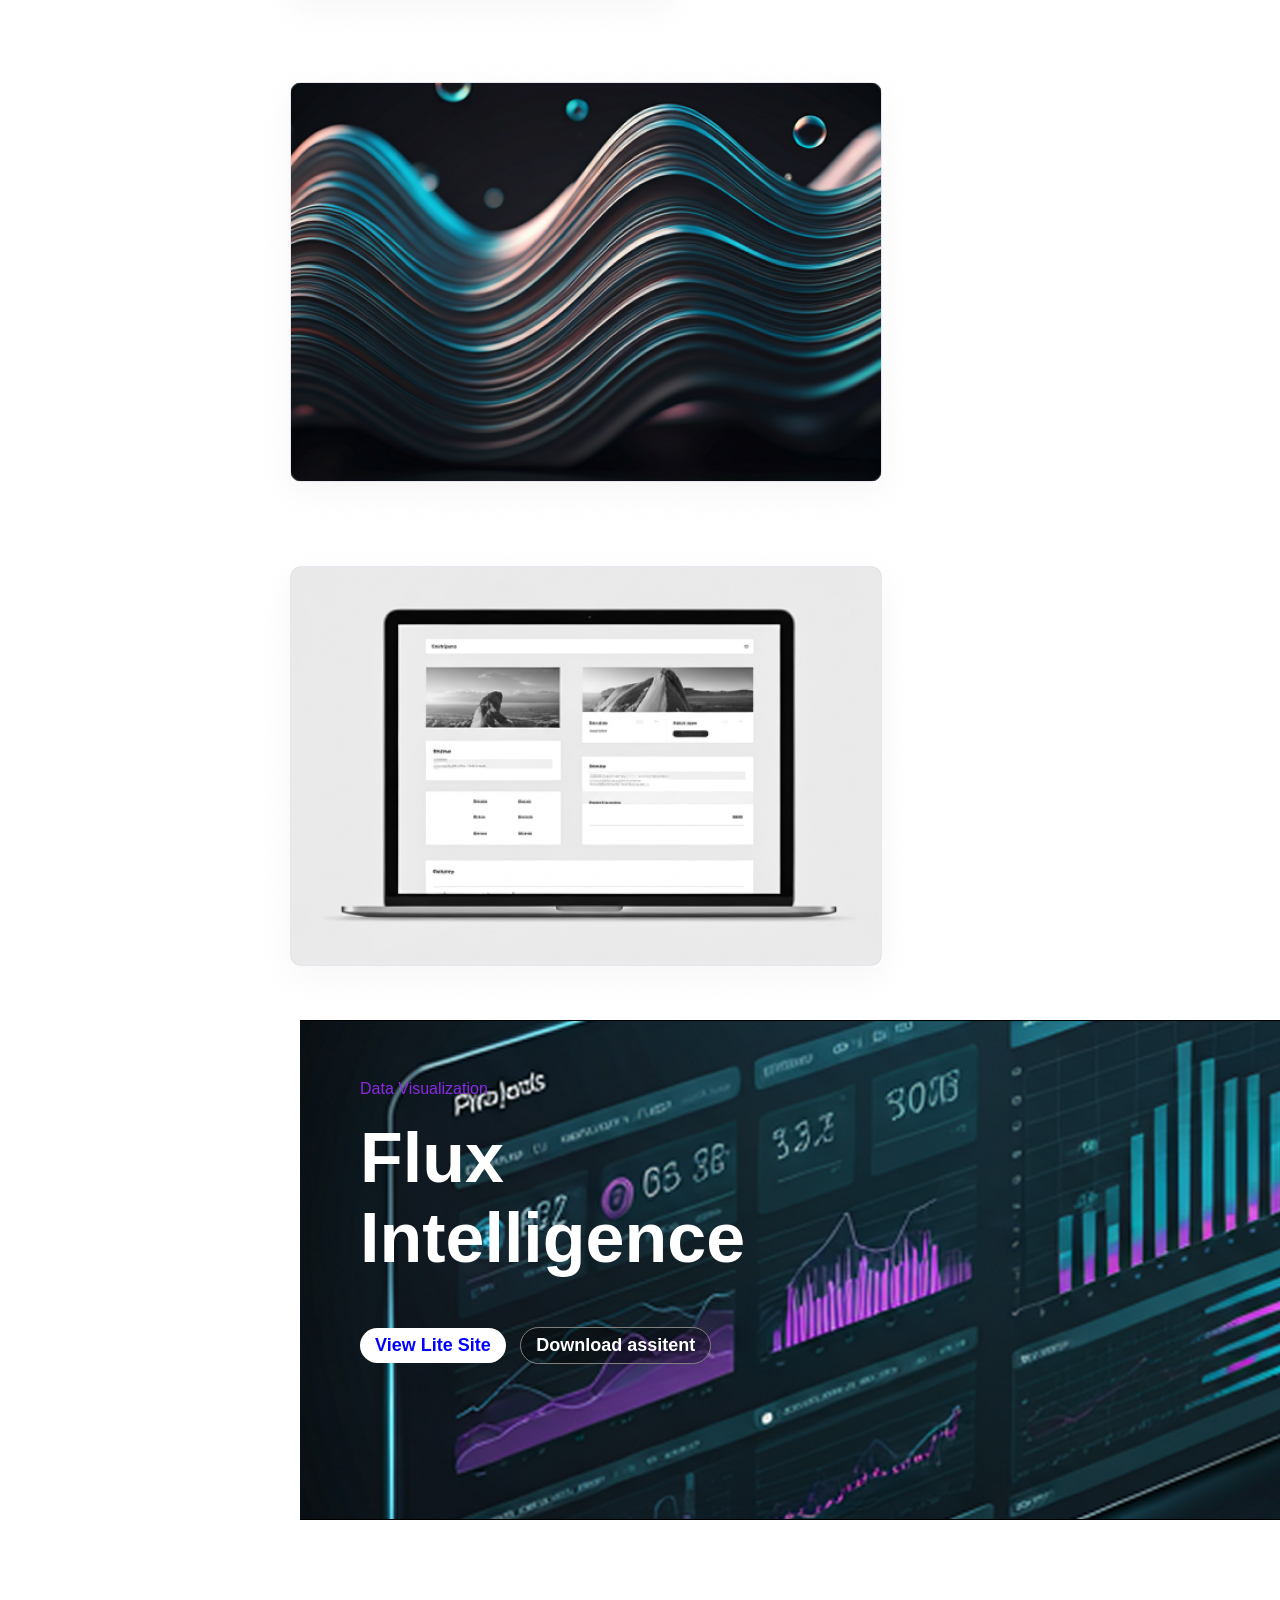
<file: page4.html>
<!doctype html>
<html lang="en">
  <head>
    <meta charset="UTF-8" />
    <meta name="viewport" content="width=device-width, initial-scale=1.0" />
    <title>Document</title>
    <link rel="stylesheet" href="./page4.css" />
     <link href="https://unpkg.com/aos@2.3.1/dist/aos.css" rel="stylesheet">
  </head>
  <body>
    <header>
      <section class="conteiner1" data-aos="fade-left">
        <div class="asist1">
          <div class="flex1">
            <p class="text1">Soft Club</p>

            <div>
              <ul>
                <li><a href="./index.html">Feed</a></li>
                <li><a href="./page3.html">Courses</a></li>
                <li><a class="a1" href="">Projects</a></li>
                <li><a href="./page5.html">Who we are</a></li>
                <li><a href="./page2.html">About</a></li>
              </ul>
            </div>

            <div class="none">
              <svg
                class="icon1"
                xmlns="http://www.w3.org/2000/svg"
                viewBox="0 0 496 512"
              >
                <!--!Font Awesome Free v5.15.4 by @fontawesome - https://fontawesome.com License - https://fontawesome.com/license/free Copyright 2026 Fonticons, Inc.-->
                <path
                  fill="rgb(255, 255, 255)"
                  d="M336.5 160C322 70.7 287.8 8 248 8s-74 62.7-88.5 152h177zM152 256c0 22.2 1.2 43.5 3.3 64h185.3c2.1-20.5 3.3-41.8 3.3-64s-1.2-43.5-3.3-64H155.3c-2.1 20.5-3.3 41.8-3.3 64zm324.7-96c-28.6-67.9-86.5-120.4-158-141.6 24.4 33.8 41.2 84.7 50 141.6h108zM177.2 18.4C105.8 39.6 47.8 92.1 19.3 160h108c8.7-56.9 25.5-107.8 49.9-141.6zM487.4 192H372.7c2.1 21 3.3 42.5 3.3 64s-1.2 43-3.3 64h114.6c5.5-20.5 8.6-41.8 8.6-64s-3.1-43.5-8.5-64zM120 256c0-21.5 1.2-43 3.3-64H8.6C3.2 212.5 0 233.8 0 256s3.2 43.5 8.6 64h114.6c-2-21-3.2-42.5-3.2-64zm39.5 96c14.5 89.3 48.7 152 88.5 152s74-62.7 88.5-152h-177zm159.3 141.6c71.4-21.2 129.4-73.7 158-141.6h-108c-8.8 56.9-25.6 107.8-50 141.6zM19.3 352c28.6 67.9 86.5 120.4 158 141.6-24.4-33.8-41.2-84.7-50-141.6h-108z"
                />
              </svg>
              <svg
                class="icon2"
                xmlns="http://www.w3.org/2000/svg"
                viewBox="0 0 512 512"
              >
                <!--!Font Awesome Free v5.15.4 by @fontawesome - https://fontawesome.com License - https://fontawesome.com/license/free Copyright 2026 Fonticons, Inc.-->
                <path
                  fill="rgb(255, 255, 255)"
                  d="M505 442.7L405.3 343c-4.5-4.5-10.6-7-17-7H372c27.6-35.3 44-79.7 44-128C416 93.1 322.9 0 208 0S0 93.1 0 208s93.1 208 208 208c48.3 0 92.7-16.4 128-44v16.3c0 6.4 2.5 12.5 7 17l99.7 99.7c9.4 9.4 24.6 9.4 33.9 0l28.3-28.3c9.4-9.4 9.4-24.6.1-34zM208 336c-70.7 0-128-57.2-128-128 0-70.7 57.2-128 128-128 70.7 0 128 57.2 128 128 0 70.7-57.2 128-128 128z"
                />
              </svg>
              <button class="btn1">Join in</button>
            </div>
          </div>
        </div>
      </section>
    </header>

    <main>
      <section class="conteiner2" data-aos="fade-left">
        <div class="asist2">
          <p class="text2">ATCHIVE 2026</p>
          <p class="text3">The Craft in Motion.</p>
          <p class="text4">
            Explore our collection of high-performance digital products, ranging
            from expansive <br />
            design systems to neural-enhanced user interfaces. Each project is a
            testament to our <br />
            pursuit of digital serenity.
          </p>

          <div class="center">
            <div>
              <img class="imga" src="./none4.png" alt="" />
              <img class="imga" src="./Aura Mobile App.png" alt="" />
            </div>

            <div>
              <img class="imga" src="./NeuralFlow AI.png" alt="" />
              <img class="imga" src="./Project 4_ Zenith E-commerce.png" alt="" />
            </div>

            <div class="bg-img1">
              <p class="text5">Data Visualization</p>
              <p class="text6">
                Flux <br />
                Intelligence
              </p>
              <button class="btn2">View Lite Site</button>
              <button class="btn3">Download assitent</button>
            </div>
          </div>
        </div>
      </section>
    </main>


    <footer>
      <section class="conteiner5" data-aos="fade-right">
        <div class="asist5">
          <div class="flex5">
            <div>
              <p class="text12">Soft Club</p>
              <p class="text13">© 2024 Soft Club. Designed for the craft.</p>
            </div>

            <div>
              <ul>

                    <li><a class="a2" href="">Privacy Police</a></li>
                    <li><a class="a2" href="">Terms of Service</a></li>
                    <li><a class="a2" href="">Community Gulidness</a></li>
                    <li><a class="a2" href="">Support</a></li>
                  <li><a class="a2" href="">GitHub</a></li>
              </ul>
            </div>
          </div>
        </div>
      </section>
    </footer>
  
  
  <script src="https://unpkg.com/aos@2.3.1/dist/aos.js"></script>
<script>
  AOS.init();
</script>
  </body>
</html>
</file>
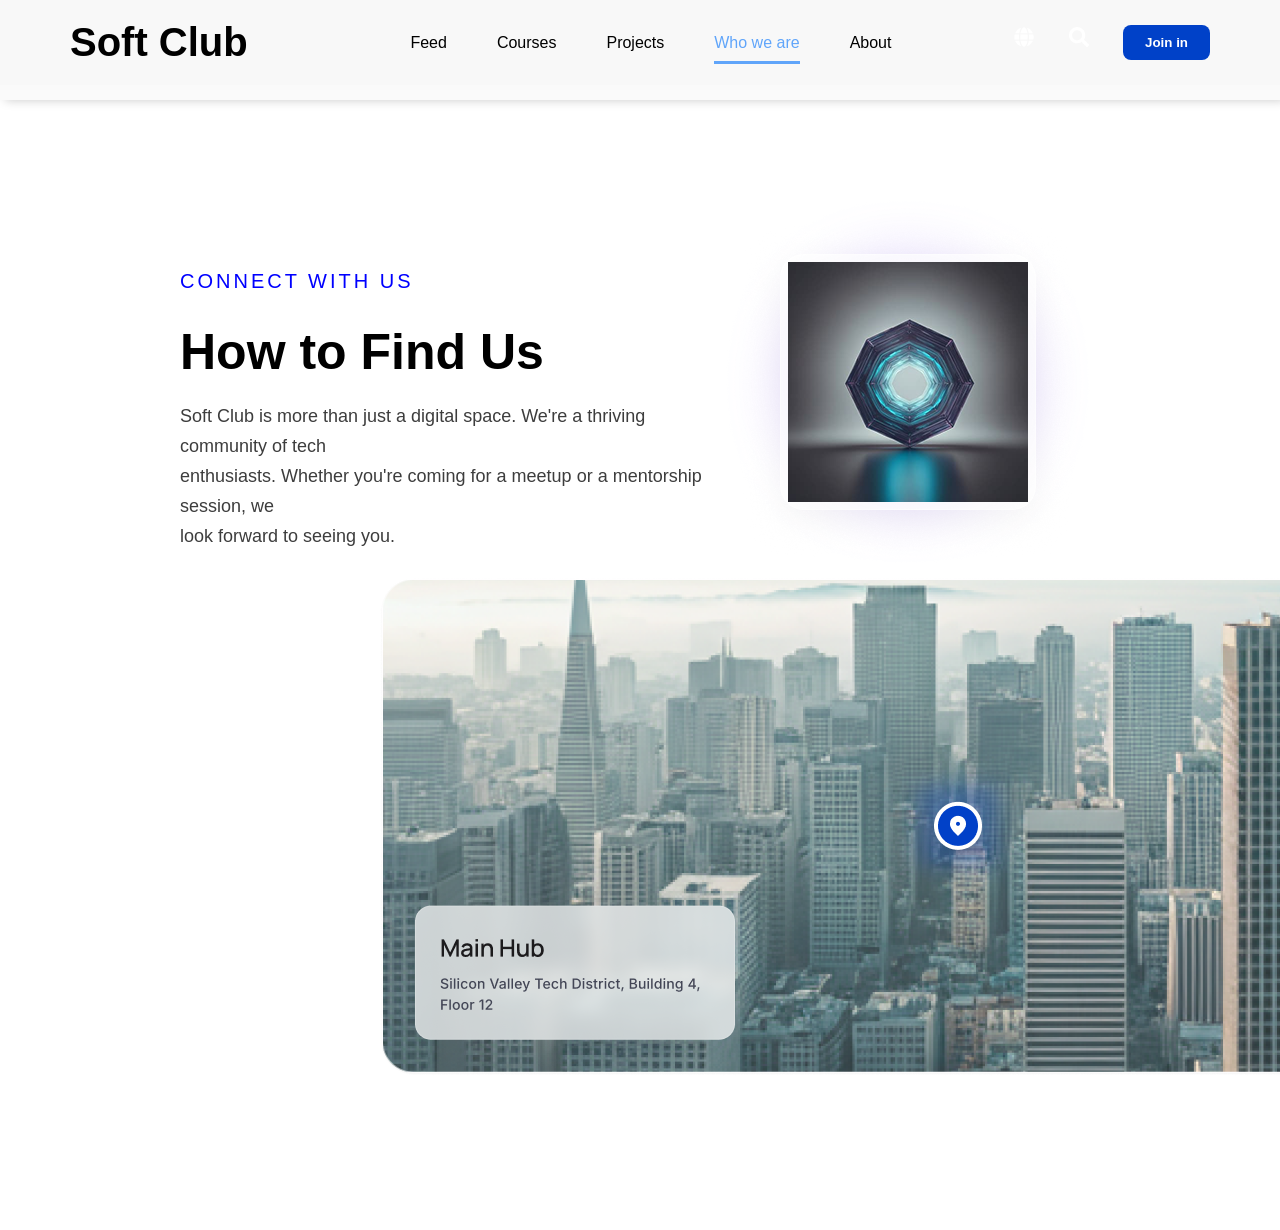
<file: page5.html>
<!doctype html>
<html lang="en">
  <head>
    <meta charset="UTF-8" />
    <meta name="viewport" content="width=device-width, initial-scale=1.0" />
    <title>Document</title>
    <link rel="stylesheet" href="./page5.css" />
     <link href="https://unpkg.com/aos@2.3.1/dist/aos.css" rel="stylesheet">
  </head>
  <body>
    <header>
      <section class="conteiner1" data-aos="fade-right">
        <div class="asist1">
          <div class="flex1">
            <p class="text1">Soft Club</p>

            <div>
              <ul>
                <li><a href="./index.html">Feed</a></li>
                <li><a href="./page3.html">Courses</a></li>
                <li><a href="./page4.html">Projects</a></li>
                <li><a class="a1" href="./page5.html">Who we are</a></li>
                <li><a href="./page2.html">About</a></li>
              </ul>
            </div>

            <div class="none">
              <svg
                class="icon1"
                xmlns="http://www.w3.org/2000/svg"
                viewBox="0 0 496 512"
              >
                <!--!Font Awesome Free v5.15.4 by @fontawesome - https://fontawesome.com License - https://fontawesome.com/license/free Copyright 2026 Fonticons, Inc.-->
                <path
                  fill="rgb(255, 255, 255)"
                  d="M336.5 160C322 70.7 287.8 8 248 8s-74 62.7-88.5 152h177zM152 256c0 22.2 1.2 43.5 3.3 64h185.3c2.1-20.5 3.3-41.8 3.3-64s-1.2-43.5-3.3-64H155.3c-2.1 20.5-3.3 41.8-3.3 64zm324.7-96c-28.6-67.9-86.5-120.4-158-141.6 24.4 33.8 41.2 84.7 50 141.6h108zM177.2 18.4C105.8 39.6 47.8 92.1 19.3 160h108c8.7-56.9 25.5-107.8 49.9-141.6zM487.4 192H372.7c2.1 21 3.3 42.5 3.3 64s-1.2 43-3.3 64h114.6c5.5-20.5 8.6-41.8 8.6-64s-3.1-43.5-8.5-64zM120 256c0-21.5 1.2-43 3.3-64H8.6C3.2 212.5 0 233.8 0 256s3.2 43.5 8.6 64h114.6c-2-21-3.2-42.5-3.2-64zm39.5 96c14.5 89.3 48.7 152 88.5 152s74-62.7 88.5-152h-177zm159.3 141.6c71.4-21.2 129.4-73.7 158-141.6h-108c-8.8 56.9-25.6 107.8-50 141.6zM19.3 352c28.6 67.9 86.5 120.4 158 141.6-24.4-33.8-41.2-84.7-50-141.6h-108z"
                />
              </svg>
              <svg
                class="icon2"
                xmlns="http://www.w3.org/2000/svg"
                viewBox="0 0 512 512"
              >
                <!--!Font Awesome Free v5.15.4 by @fontawesome - https://fontawesome.com License - https://fontawesome.com/license/free Copyright 2026 Fonticons, Inc.-->
                <path
                  fill="rgb(255, 255, 255)"
                  d="M505 442.7L405.3 343c-4.5-4.5-10.6-7-17-7H372c27.6-35.3 44-79.7 44-128C416 93.1 322.9 0 208 0S0 93.1 0 208s93.1 208 208 208c48.3 0 92.7-16.4 128-44v16.3c0 6.4 2.5 12.5 7 17l99.7 99.7c9.4 9.4 24.6 9.4 33.9 0l28.3-28.3c9.4-9.4 9.4-24.6.1-34zM208 336c-70.7 0-128-57.2-128-128 0-70.7 57.2-128 128-128 70.7 0 128 57.2 128 128 0 70.7-57.2 128-128 128z"
                />
              </svg>
              <button class="btn1">Join in</button>
            </div>
          </div>
        </div>
      </section>
    </header>

    <main>
      <section class="conteiner2"  data-aos="fade-right">
        <div class="asist2">
          <div class="flex2">
            <div class="aa">
              <p class="text2">CONNECT WITH US</p>
              <p class="text3">How to Find Us</p>
              <p class="text4">
                Soft Club is more than just a digital space. We're a thriving
                community of tech <br />
                enthusiasts. Whether you're coming for a meetup or a mentorship
                session, we <br />
                look forward to seeing you.
              </p>
            </div>

            <div>
              <img src="./Container (8).png" alt="">
            </div>
          </div>

          <img class="img2" src="./Map Section.png" alt="">
        </div>
      </section>
    </main>


      <footer>
      <section class="conteiner5"  data-aos="fade-right">
        <div class="asist5">
          <div class="flex5">
            <div>
              <p class="text12">Soft Club</p>
              <p class="text13">© 2024 Soft Club. Designed for the craft.</p>
            </div>

            <div>
              <ul>

                    <li><a class="a2" href="">Privacy Police</a></li>
                    <li><a class="a2" href="">Terms of Service</a></li>
                    <li><a class="a2" href="">Community Gulidness</a></li>
                    <li><a class="a2" href="">Support</a></li>
                  <li><a class="a2" href="">GitHub</a></li>
              </ul>
            </div>
          </div>
        </div>
      </section>
    </footer>
 
 <script src="https://unpkg.com/aos@2.3.1/dist/aos.js"></script>
<script>
  AOS.init();
</script>
  </body>
</html>
</file>
<file: style.css>
*{
    margin: 0;
    font-family: 'Segoe UI', Tahoma, Geneva, Verdana, sans-serif;
}
.conteiner1{
     background-color: rgba(247, 247, 247, 0.596);
    width: 100%;
    height: 100px;
    box-shadow: 5px 0px 10px rgb(202, 202, 202);
}
.asist1{
    padding: 20px 70px;
     background-color: rgba(247, 247, 247, 0.596);
}
.text1{
    font-size: 40px;
    font-weight: 700;
}
ul{
    display: flex;
    gap: 50px;
    list-style: none;
}
a{
    color: black;
    text-decoration: none;
}
.a1{
    padding-bottom: 10px;
    color: #60A5FA;
    border-bottom: 3px solid #60A5FA;
}
.icon1{
    width: 20px;
    height: 20px;
}
.icon2{
    width: 20px;
    height: 20px;
    margin-left: 30px;
}
.btn1{
    margin-left: 30px;
    padding: 10px 22px;
    border: none;
    border-radius: 8px;
    color: white;
    font-weight: 700;
    background: linear-gradient(yellow,red);
}
.btn1:hover{
    transform: scale(1.05);
    background: linear-gradient(white,#0041c8);
}
.flex1{
    display: flex;
    justify-content: space-between;
    align-items: center;    
}
.conteiner2{
     background-color: rgba(247, 247, 247, 0.596);
    width: 100%;
    height: 600px;
}
.asist2{
    padding: 200px 150px;
     background-color: rgba(247, 247, 247, 0.596);
}
.text2{
    color: #0041C8;
    font-weight: 700;
    width: 74px;
    border-radius: 13px;
    padding: 7px 10px;
    background-color: #d1e5ff;
}
.text3{
    font-size: 60px;
    margin-top: 30px;
    font-weight: 650;
}
.text4{
    margin-top: 30px;
    color: #434656;
}
.btn2{
    color: white;
    background: linear-gradient(white,grey);
    padding: 15px 27px;
    margin-top: 40px;
    border-radius: 8px;
    border: none;
    font-size: 17px;
}
.btn2:hover{
    transform: scale(1.05);
}
.btn3{
     color: #0041C8;
    background-color: white;
    padding: 15px 27px;
    margin-left: 30px;
    margin-top: 40px;
    border-radius: 8px;
    border: none;
    font-size: 17px;
}
.btn3:hover{
    transform: scale(1.05);
}
.flex2{
    margin-top: 50px;
    display: flex;
    justify-content: space-between;
}
.img1{
    margin-top: -200px;
}
.conteiner3{
     background-color: rgba(247, 247, 247, 0.596);
    width: 100%;
    height: 900px;
}
.asist3{
    padding: 200px 150px;
     background-color: rgba(247, 247, 247, 0.596);
}
.text5{
    color: #434656;
    text-align: center;
}
.text6{
    color: #434656;
    text-align: center;
    margin-top: 30px;
}
.knop1{
    width: 410px;
    height: 526px;
    background-color: white;
    margin-top: 80px;
    border-radius: 8px;
}
.knop1:hover{
    transform: scale(1.07);
    background: linear-gradient(white,bisque);
}
.img2{
    margin-left: 170px;
    border-radius: 14px;
    margin-top: 60px;
}
.text7{
    color: #434656;
    margin-top: 20px;
    text-align: center;
}
.text8{
    color: #434656;
    margin-top: 30px;
    text-align: center;
}
.img3{
    margin-top: 40px;
    margin-left: 50px
}
.flex3{
    display: flex;
    justify-content: space-between;
}
.conteiner4{
    margin-top: 300px;
    width: 100%;
    height: 600px;
}
.asist4{
    padding: 70px 150px;
}
.text9{
    color: #434656;
    margin-top: 20px;
}
.text10{
    display: flex;
    align-items: center;
    gap: 7px;
    font-size: 20px;
    font-weight: 650;
}
.flex4{
    display: flex;
    justify-content: space-around;
}
.text11{
    display: flex;
    align-items: center;
    gap: 7px;
    font-size: 20px;
    font-weight: 650;
    margin-top: 30px;
}
.img4{
    margin-top: -50px;
}
.conteiner5{
    width: 100%;
    height: 130px;
    background-color: #e2e8f0;
}
.asist5{
    padding: 0px 100px;
}
.text12{
    font-size: 30px;
    font-weight: 600;
}
.text13{
    color: #64748b;
}
.a2{
    color: #64748b;
}
.flex5{
    display: flex;
    justify-content: space-between;
    padding-top: 30px;
    align-items: center;
}
@media (max-width: 640px) {
    *{
        transform: none;
        transition: none;
        animation: none;
    }
        .conteiner1{
            width: 100%;
            height: 400px;
        }    
        .asist1{
            padding: 10px;
        }
        .text1{
            font-size: 30px;
        }
        .flex1{
            flex-direction: column;
        }
        ul{
            flex-direction: column;
        }
        main{
            margin-top: 0px;
        }
        .none{
            display: none;
        }
        .conteiner2{
            width: 100%;
            height: 600px;
        }
        .asist2{
            padding: 10px;
        }
        .flex2{
            flex-direction: column;
        }
        .img1{
            width: 400px;
            margin-top: 30px;
            margin-left: -20px;
        }
        .conteiner3{
            width: 100%;
            height: 900px;
            margin-top: 200px;
        }
        .asist3{
            padding: 10px;
        }
        .flex3{
            flex-direction: column;
        }
        .conteiner4{
            display: none;
        }
        .conteiner5{
            width: 100%;
            height: 130px;
            margin-top: 880px;
        }
        .asist5{
            padding: 10px;
        }
        .text12{
            text-align: center;
        }
        .img2{
            margin-left: 165px;
        }
        .knop1{
            margin-left: -10px;
        }
        .flex5{
            padding: 0;
            margin-top: 200px;
            flex-direction: column;
        }
        ul{
            flex-direction: column;
        }
        .conteiner5{
            padding-bottom: 200px;
            margin-top: 1200px;
            height: 430px;
        }
}
</file>
<file: page2.css>
*{
    margin: 0;
    font-family: 'Segoe UI', Tahoma, Geneva, Verdana, sans-serif;
}
.conteiner1{
     background-color: rgba(247, 247, 247, 0.596);
    width: 100%;
    height: 100px;
    box-shadow: 5px 0px 10px rgb(202, 202, 202);
}
.asist1{
    padding: 20px 70px;
     background-color: rgba(247, 247, 247, 0.596);
}
.text1{
    font-size: 40px;
    font-weight: 700;
}
ul{
    display: flex;
    gap: 50px;
    list-style: none;
}
a{
    color: black;
    text-decoration: none;
}
.a1{
    padding-bottom: 10px;
    color: #60A5FA;
    border-bottom: 3px solid #60A5FA;
}
.icon1{
    width: 20px;
    height: 20px;
}
.icon2{
    width: 20px;
    height: 20px;
    margin-left: 30px;
}
.btn1{
    margin-left: 30px;
    padding: 10px 22px;
    border: none;
    border-radius: 8px;
    color: white;
    font-weight: 700;
    background-color: #0041C8;
}
.flex1{
    display: flex;
    justify-content: space-between;
    align-items: center;    
}
.conteiner2{
    width: 100%;
    height: 700px;
     background-image: url("./none5.png");
    background-position: center;
    background-repeat: no-repeat;
    background-size: cover;
    background-attachment: scroll;
}
.asist2{
    padding: 70px 150px;
}
.text2{
    color: #0041C8;
    font-weight: 700;
    width: 140px;
    border-radius: 13px;
    padding: 7px 10px;
    background-color: #d1e5ff;
    margin-left: 718px;
    margin-top: 60px;
}
.text3{
    font-size: 70px;
    text-align: center;
    font-weight: 550;
}
.text4{
    text-align: center;
    line-height: 30px;
    color: rgb(68, 68, 68);
    font-size: 20px;
    margin-top: 20px;
}
.conteiner3{
    width: 100%;
    height: 500px;
}
.asist3{
    padding: 80px 150px;
}
.knop1{
    width: 662px;
    height: 467px;
    box-shadow: 1px 1px 3px rgb(177, 177, 177);
}
.img1{
    margin-left: 50px;
    margin-top: 50px;
}
.text5{
    font-size: 35px;
    margin-left: 50px;
    margin-top: 40px;
    font-weight: 500;
}
.text6{
    color: #434656;
    line-height: 30px;
    margin-left: 50px;
    font-size: 17px;
    margin-top: 30px;
}
.knop2{
    width: 466px;
    height: 468px;
    background-color: #ecedf5;
}
.flex2{
    display: flex;
    justify-content: center;
    gap: 90px;
}
.text7{
    font-size: 40px;
    color: blue;
    font-weight: 650;
}
.text90{
    display: flex;
    gap: 30px;
    align-items: center;
    margin-left: 50px;
    margin-top: 40px;
}
.knop3{
    width: 1210px;
    height: 192px;
    box-shadow: 2px 2px 10px grey;
    margin-top: 70px;
    margin-left: 195px;
}
.text8{
    margin-left: 50px;
    padding-top: 30px;
    font-weight: 600;
    font-size: 30px;
}
.text9{
    margin-left: 50px;
    margin-top: 20px;
}
.flex3{
    display: flex;
    align-items: center;
    justify-content: space-around;
}
.conteiner4{
    margin-top: 300px;
    width: 100%;
    height: 700px;
}
.asist4{
    padding: 70px 150px;
}
.img3{
    width: 500px;
    border-radius: 20px;
    margin-top: 100px;
    margin-left: 200px;
}
.text10{
    margin-top: 140px;
    font-size: 50px;
    font-weight: 500;
}
.flex4{
    display: flex;
    justify-content: center;
    gap: 50px;    
}
.text11{
    margin-top: 40px;
    color: #434656;
}
.conteiner5{
    width: 100%;
    height: 600px;
}
.asist5{
    padding: 70px 150px;
}
.text12{
    text-align: center;
    font-size: 60px;
    font-weight: 600;
}
.text13{
    margin-left: 45px;
    font-size: 30px;
}
.text14{
    font-size: 15px;
    color: blue;
    margin-left: 40px;
    font-weight: 600;
}
.flex5{
    display: flex;
    justify-content: space-around;
    margin-top: 50px;
}
.conteiner6{
    width: 100%;
    height: 130px;
    background-color: #e2e8f0;
}
.asist6{
    padding: 0px 100px;
}
.text15{
    font-size: 30px;
    font-weight: 600;
}
.text16{
    color: #64748b;
}
.a2{
    color: #64748b;
}
.flex6{
    display: flex;
    justify-content: space-between;
    padding-top: 30px;
    align-items: center;
}
@media (max-width: 640px) {
     .conteiner1{
            width: 100%;
            height: 400px;
        }    
        .asist1{
            padding: 10px;
        }
        .text1{
            font-size: 30px;
        }
        .flex1{
            flex-direction: column;
        }
        ul{
            flex-direction: column;
        }
        .none{
            display: none;
        }
        .conteiner2{
            width: 100%;
            height: 400px;
        }
        .asist2{
            padding: 10px;
        }
        .text3{
            font-size: 35px;
        }
        .flex2{
            flex-direction: column;
        }
        .text2{
            margin-left: 110px;
        }
        .conteiner3{
            width: 100%;
            height: 500px;
        }
        .asist3{
            padding: 10px;
        }
        .conteiner4{
            display: none;
        }
        .knop1{
            width: 100%;
        }
        .knop2{
            width: 100%;
            height: 500px;
        }
        .conteiner5{
            width: 100%;
            height: 600px;
            margin-top: 570px;
        }
        .asist5{
            padding: 10px;
        }
        .knop3{
            display: none;
        }
        .flex5{
            flex-direction: column;
            margin-left: 50px;
        }
        .conteiner6{
            width: 100%;
            height: 430px;
            margin-top: 1200px;
        }
        .asist6{
            padding: 10px;
        }
        .flex6{
            flex-direction: column;
        }
        ul{
            flex-direction: column;
        }
        .text15{
            text-align: center;
        }
        .margin{
            margin-top: 30px;
        }
}
</file>
<file: page3.css>
*{
    margin: 0;
    font-family: 'Segoe UI', Tahoma, Geneva, Verdana, sans-serif;
}
.conteiner1{
     background-color: rgba(247, 247, 247, 0.596);
    width: 100%;
    height: 100px;
    box-shadow: 5px 0px 10px rgb(202, 202, 202);
}
.asist1{
    padding: 20px 70px;
     background-color: rgba(247, 247, 247, 0.596);
}
.text1{
    font-size: 40px;
    font-weight: 700;
}
ul{
    display: flex;
    gap: 50px;
    list-style: none;
}
a{
    color: black;
    text-decoration: none;
}
.a1{
    padding-bottom: 10px;
    color: #60A5FA;
    border-bottom: 3px solid #60A5FA;
}
.icon1{
    width: 20px;
    height: 20px;
}
.icon2{
    width: 20px;
    height: 20px;
    margin-left: 30px;
}
.btn1{
    margin-left: 30px;
    padding: 10px 22px;
    border: none;
    border-radius: 8px;
    color: white;
    font-weight: 700;
    background-color: #0041C8;
}
.flex1{
    display: flex;
    justify-content: space-between;
    align-items: center;    
}
.conteiner2{
    width: 100%;
    height: 1300px;
}
.asist2{
    padding: 90px 150px;
}
.text1222{
    font-size: 25px;
    color: blue;
}
.text2{
    font-size: 60px;
    font-weight: 600;
    margin-top: 20px;
}
.text3{
    color: rgb(59, 59, 59);
    font-size: 18px;
    margin-top: 20px;
}
.knop1{
    margin-top: 50px;
    width: 368px;
    height: 486px;
    box-shadow: 1px 1px 7px rgba(184, 184, 184, 0.315);
}
.img1{
    width: 100%;
}
.text4{
    margin-top: 10px;
    font-size: 25px;
    margin-left: 10px;
    font-weight: 600;
}
.text5{
    line-height: 25px;
    color: rgb(80, 80, 80);
    margin-left: 10px;
    margin-top: 14px;
}
.icon1{
    width: 20px;
    height: 20px;
    transform: rotate(90deg);
    margin-left: 250px;
}
.text6{
    align-items: center;
    color: grey;
    font-size: 15px;
    margin-left: 10px;
    margin-top: 50px;
}
.flex2{
    display: flex;
    justify-content: space-around;    
}
.flex3{
    display: flex;
    justify-content: space-around;
}
.knop1:hover{
    transition-timing-function: linear;
    transform: scale(1.1);
}
.conteiner5{
    margin-top: 300px;
    width: 100%;
    height: 130px;
    background-color: #e2e8f0;
}
.asist5{
    padding: 0px 100px;
}
.text12{
    font-size: 30px;
    font-weight: 600;
}
.text13{
    color: #64748b;
}
.a2{
    color: #64748b;
}
.flex5{
    display: flex;
    justify-content: space-between;
    padding-top: 30px;
    align-items: center;
}
@media (max-width: 640px) {
         .conteiner1{
            width: 100%;
            height: 400px;
        }    
        .asist1{
            padding: 10px;
        }
        .text1{
            font-size: 30px;
        }
        .flex1{
            flex-direction: column;
        }
        ul{
            flex-direction: column;
        }
        .none{
            display: none;
        }
        .conteiner2{
            width: 100%;
            height: 1300px;
        }
        .asist2{
            padding: 10px;
        }
        .flex2{
            flex-direction: column;
        }
        .text2{
            font-size: 25px;
        }
        .knop1:hover{
            transform: scale(1);
        }
        .flex3{
            flex-direction: column;
        }
        .conteiner5{
            width: 100%;
            height: 430px;  
            margin-top: 2200px;
        }
        .asist5{
            padding: 10px;
        }
        .flex5{
            flex-direction: column;
        }
        ul{
            flex-direction: column;
        }
        .text12{
            text-align: center;
        }
}
</file>
<file: page4.css>
* {
  margin: 0;
  font-family: "Segoe UI", Tahoma, Geneva, Verdana, sans-serif;
}
.conteiner1 {
  background-color: rgba(247, 247, 247, 0.596);
  width: 100%;
  height: 100px;
  box-shadow: 5px 0px 10px rgb(202, 202, 202);
}
.asist1 {
  padding: 20px 70px;
  background-color: rgba(247, 247, 247, 0.596);
}
.text1 {
  font-size: 40px;
  font-weight: 700;
}
ul {
  display: flex;
  gap: 50px;
  list-style: none;
}
a {
  color: black;
  text-decoration: none;
}
.a1 {
  padding-bottom: 10px;
  color: #60a5fa;
  border-bottom: 3px solid #60a5fa;
}
.icon1 {
  width: 20px;
  height: 20px;
}
.icon2 {
  width: 20px;
  height: 20px;
  margin-left: 30px;
}
.btn1 {
  margin-left: 30px;
  padding: 10px 22px;
  border: none;
  border-radius: 8px;
  color: white;
  font-weight: 700;
  background-color: #0041c8;
}
.flex1 {
  display: flex;
  justify-content: space-between;
  align-items: center;
}
.conteiner2 {
  width: 100%;
  height: 800px;
}
.asist2 {
  padding: 90px 150px;
}
.text2 {
  font-size: 25px;
  color: blue;
  letter-spacing: 3px;
}
.text3 {
  font-size: 70px;
  font-weight: 600;
}
.text4 {
  line-height: 25px;
  color: rgb(71, 71, 71);
  margin-top: 30px;
}
.bg-img1 {
  width: 1200px;
  height: 500px;
  margin-left: 50px;
  background-image: url("./none6.png");
  background-position: center;
  background-repeat: no-repeat;
  background-size: cover;
  background-attachment: scroll;
}
.text5 {
  color: blueviolet;
  margin-left: 60px;
  padding-top: 60px;
}
.text6 {
  color: white;
  font-size: 70px;
  margin-left: 60px;
  margin-top: 20px;
  font-weight: 600;
}
.btn2 {
  color: blue;
  background-color: white;
  padding: 7px 15px;
  border-radius: 20px;
  border: none;
  font-size: 18px;
  font-weight: 600;
  margin-left: 60px;
  margin-top: 50px;
}
.btn3 {
  color: white;
  background-color: rgba(0, 0, 0, 0.342);
  padding: 7px 15px;
  border-radius: 20px;
  border: none;
  font-size: 18px;
  border: 1px solid grey;
  margin-left: 10px;
  font-weight: 600;
}
.center {
  margin-left: 100px;
}
.conteiner5{
    margin-top: 1200px;
    width: 100%;
    height: 130px;
    background-color: #e2e8f0;
}
.asist5{
    padding: 0px 100px;
}
.text12{
    font-size: 30px;
    font-weight: 600;
}
.text13{
    color: #64748b;
}
.a2{
    color: #64748b;
}
.flex5{
    display: flex;
    justify-content: space-between;
    padding-top: 30px;
    align-items: center;
}
@media (max-width: 640px) {
    .conteiner1{
            width: 100%;
            height: 400px;
        }    
        .asist1{
            padding: 10px;
        }
        .text1{
            font-size: 30px;
        }
        .flex1{
            flex-direction: column;
        }
        ul{
            flex-direction: column;
        }
        .none{
            display: none;
        }
        .conteiner2{
          width: 100%;
          height: 800px;
        }
        .asist2{
          padding: 10px;
        }
        .center{
          margin: 0;
        }
        .imga{
          width: 100%;
        }
        .bg-img1{
          display: none;
        }
        .conteiner5{
          width: 100%;
          height: 430px;
          margin-top: 900px;
        }
        .asist5{
          padding: 10px;
        }
        .flex5{
          flex-direction: column;
        }
        ul{
          flex-direction: column;
        }
        .text12{
          text-align: center;
        }
}
</file>
<file: page5.css>
* {
  margin: 0;
  font-family: "Segoe UI", Tahoma, Geneva, Verdana, sans-serif;
}
.conteiner1 {
  background-color: rgba(247, 247, 247, 0.596);
  width: 100%;
  height: 100px;
  box-shadow: 5px 0px 10px rgb(202, 202, 202);
}
.asist1 {
  padding: 20px 70px;
  background-color: rgba(247, 247, 247, 0.596);
}
.text1 {
  font-size: 40px;
  font-weight: 700;
}
ul {
  display: flex;
  gap: 50px;
  list-style: none;
}
a {
  color: black;
  text-decoration: none;
}
.a1 {
  padding-bottom: 10px;
  color: #60a5fa;
  border-bottom: 3px solid #60a5fa;
}
.icon1 {
  width: 20px;
  height: 20px;
}
.icon2 {
  width: 20px;
  height: 20px;
  margin-left: 30px;
}
.btn1 {
  margin-left: 30px;
  padding: 10px 22px;
  border: none;
  border-radius: 8px;
  color: white;
  font-weight: 700;
  background-color: #0041c8;
}
.flex1 {
  display: flex;
  justify-content: space-between;
  align-items: center;
}
.conteiner2{
    width: 100%;
    height: 600px;
}
.asist2{
  padding: 90px 180px;
}
.text2{
  margin-top: 80px;
  font-size: 20px;
  color: blue;
  letter-spacing: 3px;
}
.text3{
  margin-top: 30px;
  font-size: 50px;
  font-weight: 600;
}
.text4{
  margin-top: 20px;
  font-size: 18px;
  color: rgb(61, 61, 61);
  line-height: 30px;
}
.flex2{
  display: flex;
  justify-content: space-around;
}
.img2{
  margin-left: 200px;
}
.conteiner5{
  margin-top: 400px;
    width: 100%;
    height: 130px;
    background-color: #e2e8f0;
}
.asist5{
    padding: 0px 100px;
}
.text12{
    font-size: 30px;
    font-weight: 600;
}
.text13{
    color: #64748b;
}
.a2{
    color: #64748b;
}
.flex5{
    display: flex;
    justify-content: space-between;
    padding-top: 30px;
    align-items: center;
}
@media (max-width: 640px) {
    .conteiner1{
            width: 100%;
            height: 400px;
        }    
        .asist1{
            padding: 10px;
        }
        .text1{
            font-size: 30px;
        }
        .flex1{
            flex-direction: column;
        }
        ul{
            flex-direction: column;
        }
        .none{
            display: none;
        }
        .conteiner2{
          width: 100%;
          height: 600px;
        }
        .asist2{
          padding: 10px;
        }
        .flex2{
          flex-direction: column;
          justify-content: start;
        }
        .aa{
          margin-left: 40px;
        }
        .img2{
          margin-left: 3px;
          width: 100%;
          height: 200px;
          margin-bottom: 0px;
        }
        .conteiner5{
          width: 100%;
          height: 430px;
          margin-top: 500px;
        }
        .asist5{
          padding: 10px;
        }
        .flex5{
          flex-direction: column;
        }
        .text12{
          text-align: center;
        }
        ul{
          flex-direction: column;
        }
}
</file>
